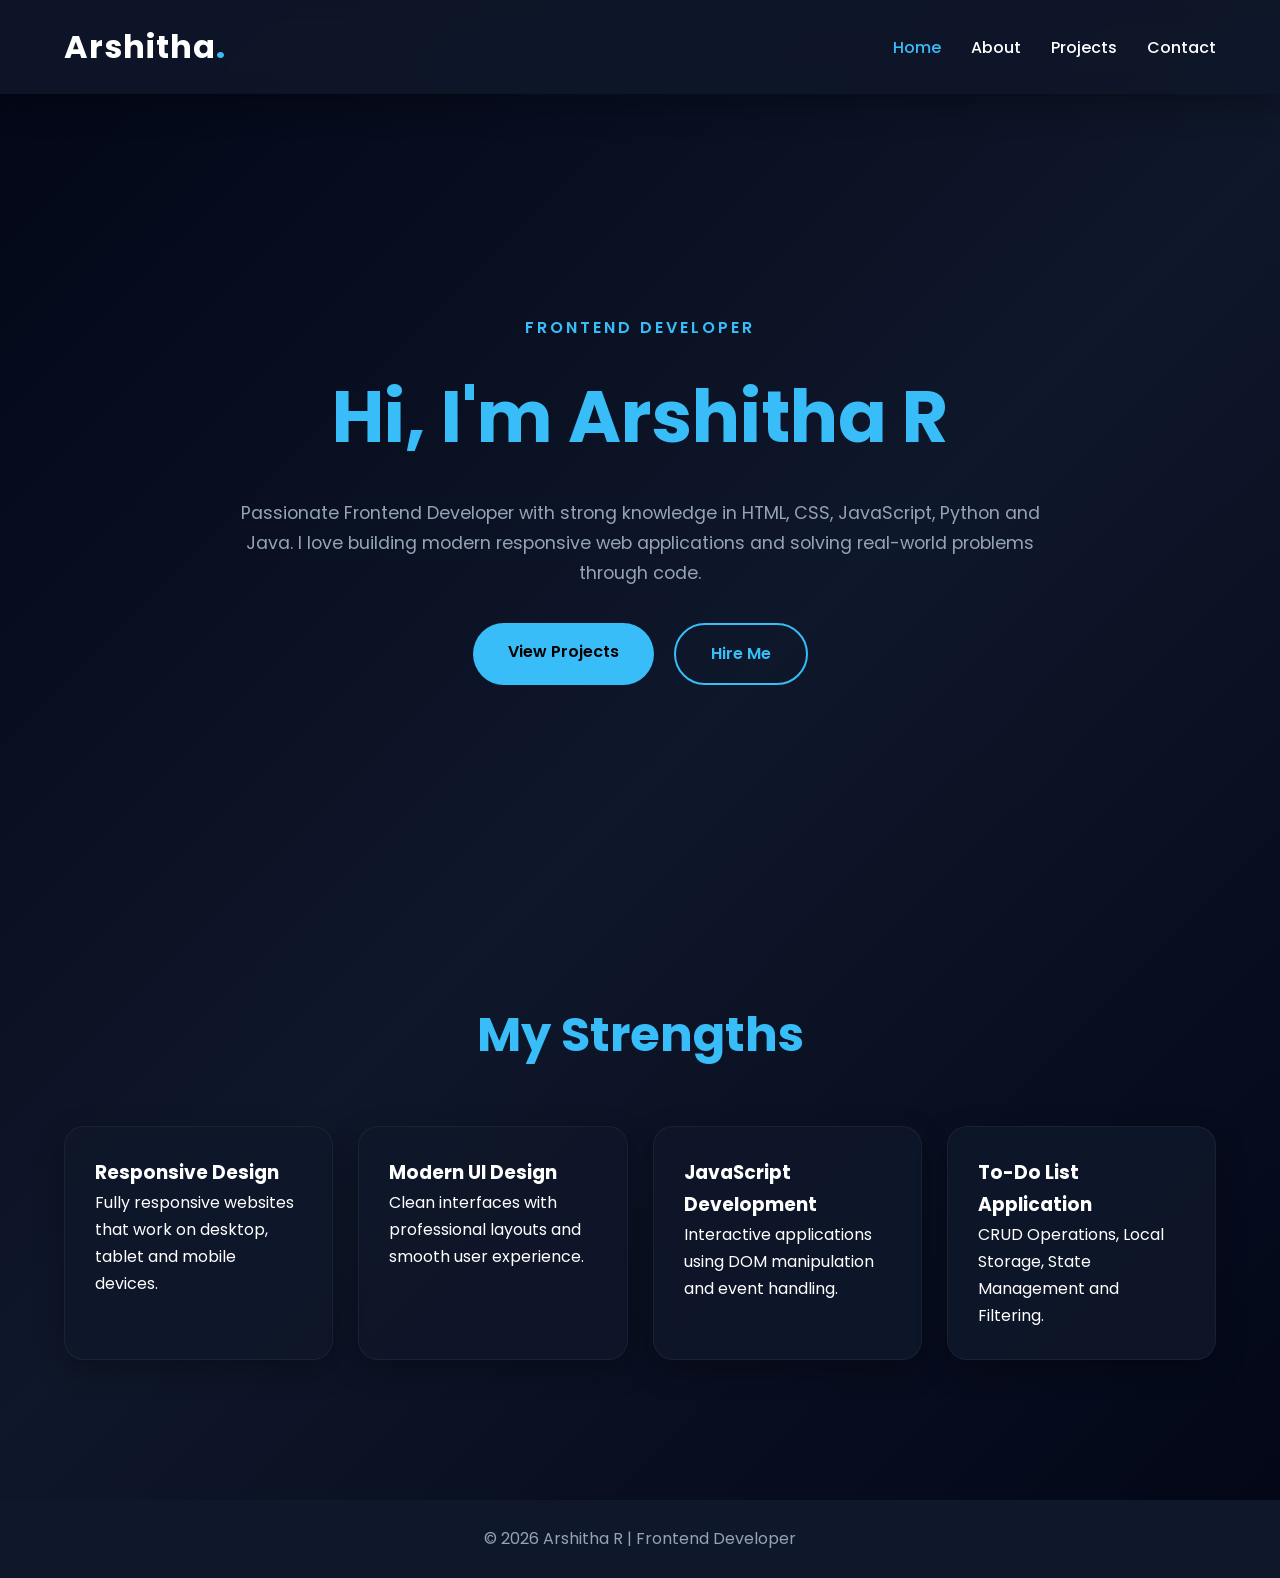
<file: index.html>
<!DOCTYPE html>
<html lang="en">

<head>
<meta charset="UTF-8">
<meta name="viewport" content="width=device-width, initial-scale=1.0">

<title>Arshitha R | Frontend Developer</title>

<link rel="stylesheet" href="style.css">

</head>

<body>

<header>

<nav>

<h1 class="logo">
Arshitha<span>.</span>
</h1>

<ul>

<li><a href="index.html">Home</a></li>

<li><a href="about.html">About</a></li>

<li><a href="projects.html">Projects</a></li>

<li><a href="contact.html">Contact</a></li>

</ul>

</nav>

</header>

<section class="hero">

<div class="hero-content">

<p class="intro">
FRONTEND DEVELOPER
</p>

<h2>
Hi, I'm <span>Arshitha R</span>
</h2>

<p class="hero-description">

Passionate Frontend Developer with strong
knowledge in HTML, CSS, JavaScript,
Python and Java.

I love building modern responsive
web applications and solving
real-world problems through code.

</p>

<div class="hero-buttons">

<a href="projects.html" class="btn">
View Projects
</a>

<a href="contact.html" class="btn-outline">
Hire Me
</a>

</div>

</div>

</section>

<section class="highlights">

<h2>My Strengths</h2>

<div class="highlight-grid">

<div class="highlight-card">
<h3>Responsive Design</h3>
<p>
Fully responsive websites that work
on desktop, tablet and mobile devices.
</p>
</div>

<div class="highlight-card">
<h3>Modern UI Design</h3>
<p>
Clean interfaces with professional
layouts and smooth user experience.
</p>
</div>

<div class="highlight-card">
<h3>JavaScript Development</h3>
<p>
Interactive applications using DOM
manipulation and event handling.
</p>
</div>

<div class="highlight-card">
<h3>To-Do List Application</h3>
<p>
CRUD Operations, Local Storage,
State Management and Filtering.
</p>
</div>

</div>

</section>

<footer>

<p>
© 2026 Arshitha R | Frontend Developer
</p>

</footer>

<script src="script.js"></script>

</body>
</html>
</file>
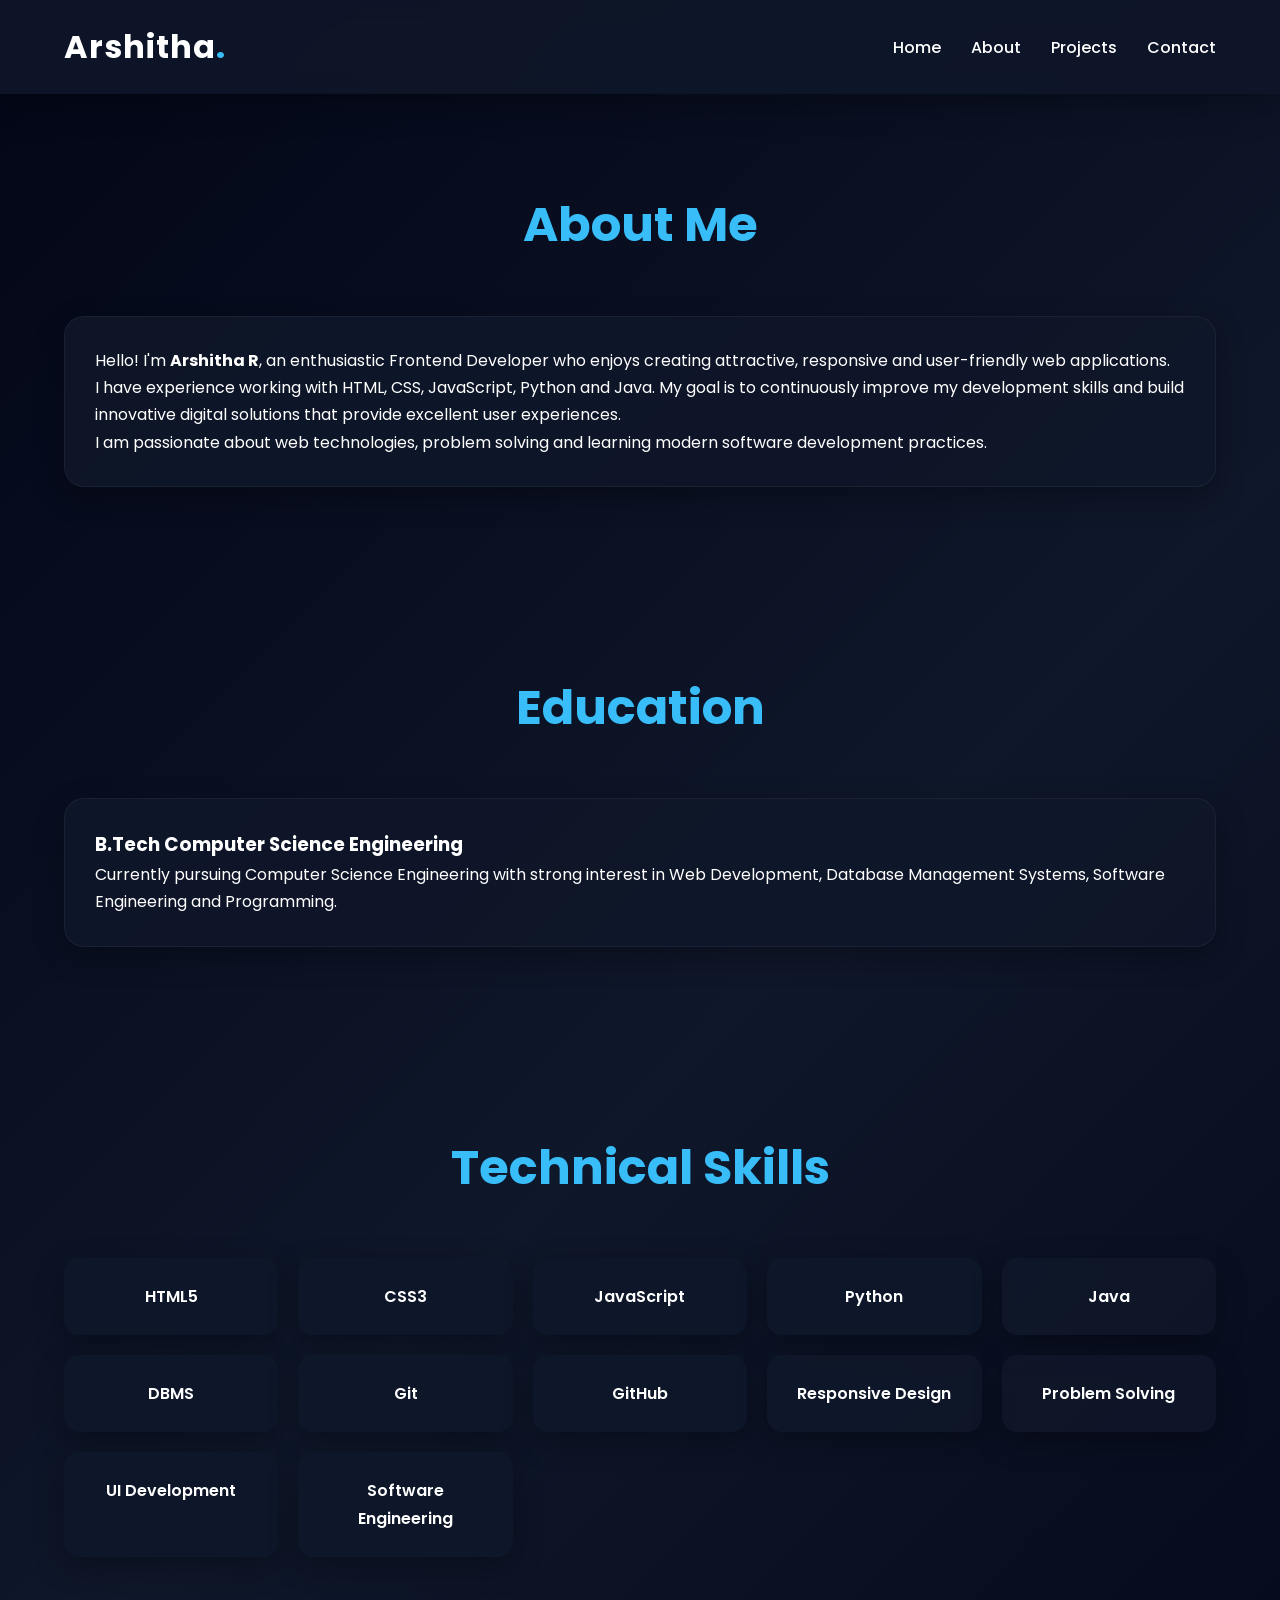
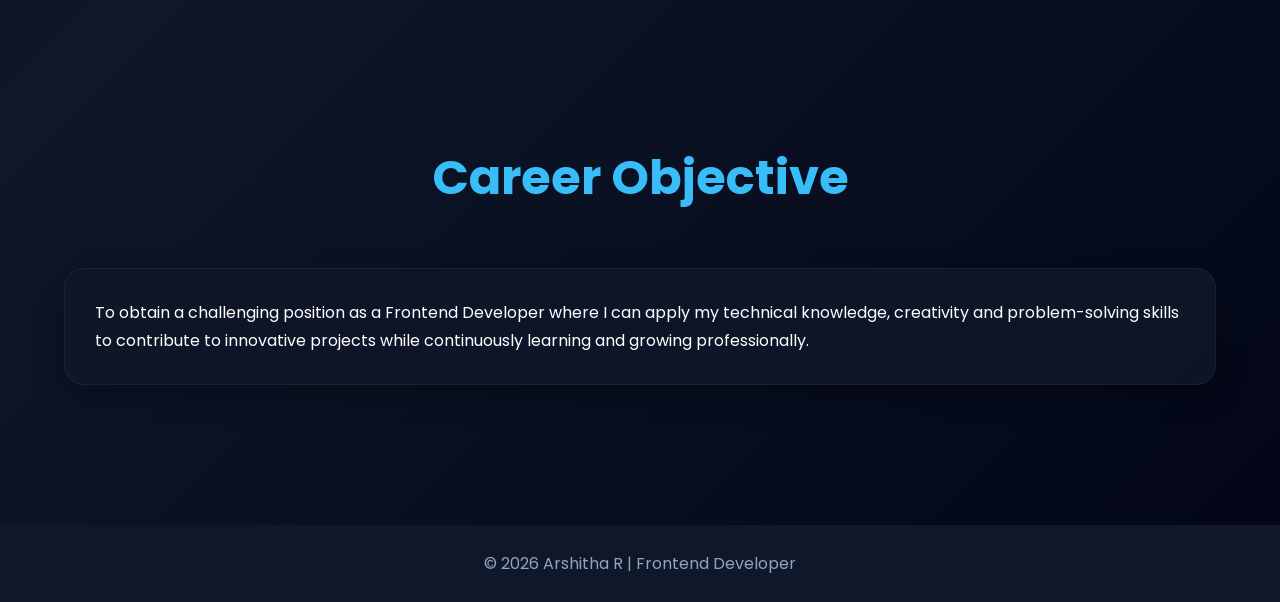
<file: about.html>
<!DOCTYPE html>
<html lang="en">

<head>

<meta charset="UTF-8">
<meta name="viewport" content="width=device-width, initial-scale=1.0">

<title>About | Arshitha R</title>

<link rel="stylesheet" href="style.css">

</head>

<body>

<header>

<nav>

<h1 class="logo">
Arshitha<span>.</span>
</h1>

<ul>

<li><a href="index.html">Home</a></li>

<li><a href="about.html">About</a></li>

<li><a href="projects.html">Projects</a></li>

<li><a href="contact.html">Contact</a></li>

</ul>

</nav>

</header>

<section class="about-section">

<h2>About Me</h2>

<div class="about-card">

<p>

Hello! I'm <strong>Arshitha R</strong>,
an enthusiastic Frontend Developer who enjoys
creating attractive, responsive and user-friendly
web applications.

</p>

<p>

I have experience working with HTML, CSS,
JavaScript, Python and Java. My goal is to
continuously improve my development skills and
build innovative digital solutions that provide
excellent user experiences.

</p>

<p>

I am passionate about web technologies,
problem solving and learning modern software
development practices.

</p>

</div>

</section>

<section class="education-section">

<h2>Education</h2>

<div class="education-card">

<h3>B.Tech Computer Science Engineering</h3>

<p>

Currently pursuing Computer Science Engineering
with strong interest in Web Development,
Database Management Systems, Software
Engineering and Programming.

</p>

</div>

</section>

<section class="skills-section">

<h2>Technical Skills</h2>

<div class="skills-grid">

<div class="skill-box">HTML5</div>

<div class="skill-box">CSS3</div>

<div class="skill-box">JavaScript</div>

<div class="skill-box">Python</div>

<div class="skill-box">Java</div>

<div class="skill-box">DBMS</div>

<div class="skill-box">Git</div>

<div class="skill-box">GitHub</div>

<div class="skill-box">Responsive Design</div>

<div class="skill-box">Problem Solving</div>

<div class="skill-box">UI Development</div>

<div class="skill-box">Software Engineering</div>

</div>

</section>

<section class="education-section">

<h2>Career Objective</h2>

<div class="education-card">

<p>

To obtain a challenging position as a Frontend
Developer where I can apply my technical
knowledge, creativity and problem-solving skills
to contribute to innovative projects while
continuously learning and growing professionally.

</p>

</div>

</section>

<footer>

<p>
© 2026 Arshitha R | Frontend Developer
</p>

</footer>

</body>

</html>
</file>
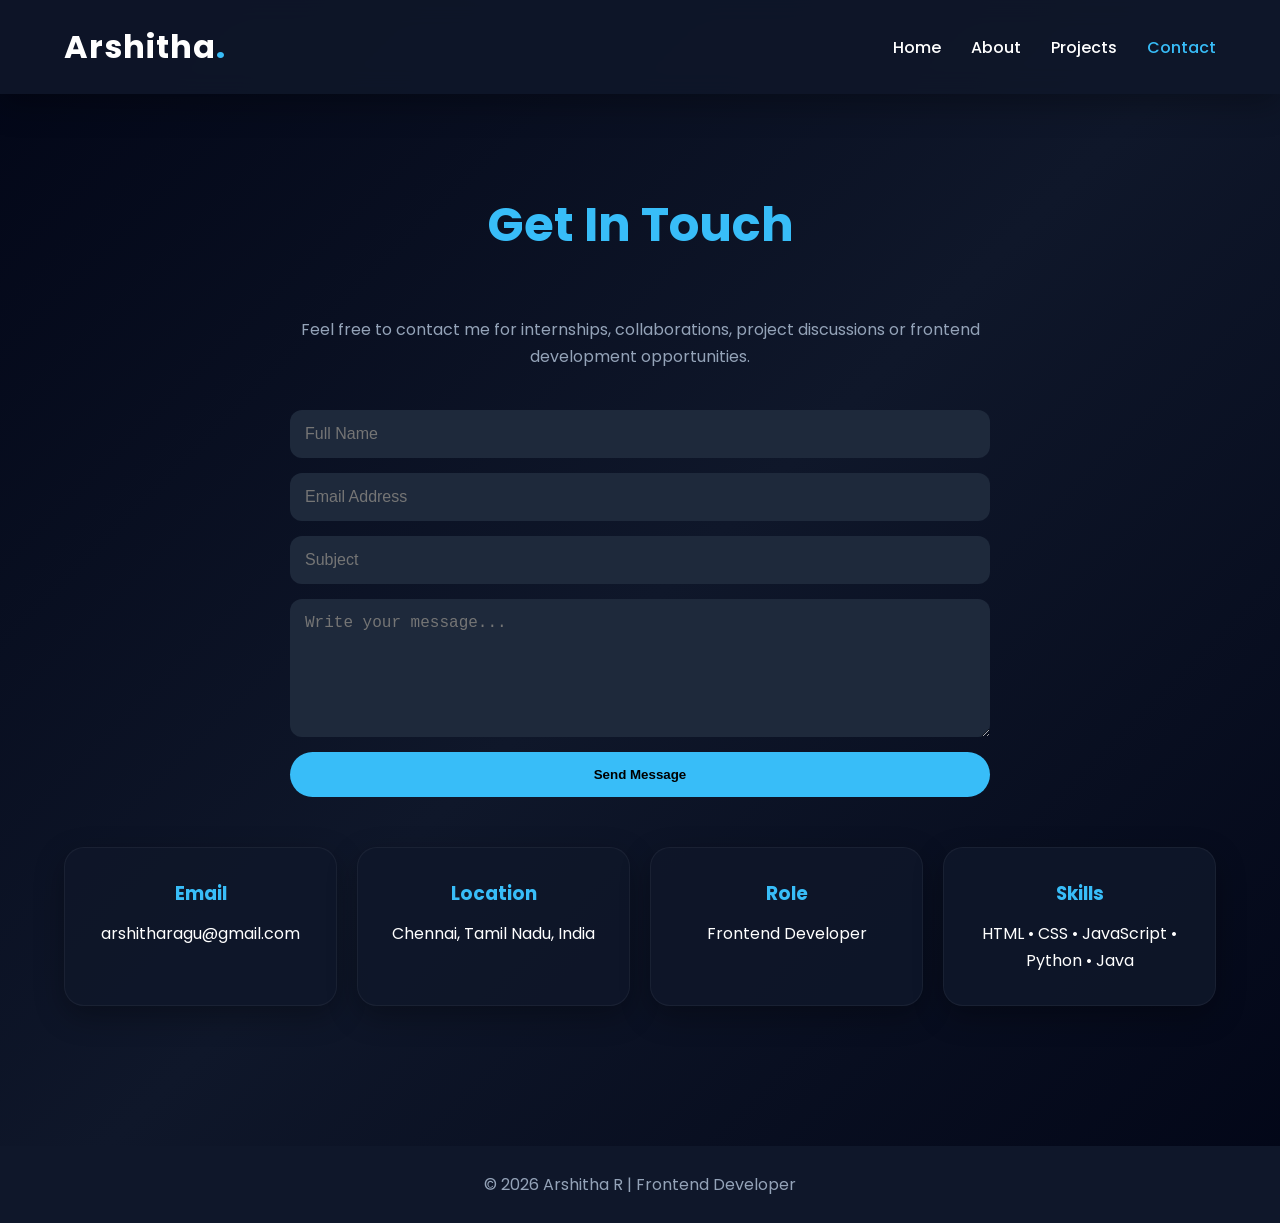
<file: contact.html>
<!DOCTYPE html>
<html lang="en">

<head>

<meta charset="UTF-8">
<meta name="viewport" content="width=device-width, initial-scale=1.0">

<title>Contact | Arshitha R</title>

<link rel="stylesheet" href="style.css">

</head>

<body>

<header>

<nav>

<h1 class="logo">
Arshitha<span>.</span>
</h1>

<ul>

<li><a href="index.html">Home</a></li>

<li><a href="about.html">About</a></li>

<li><a href="projects.html">Projects</a></li>

<li><a href="contact.html">Contact</a></li>

</ul>

</nav>

</header>

<section class="contact-section">

<h2>Get In Touch</h2>

<p class="contact-subtitle">

Feel free to contact me for internships,
collaborations, project discussions or
frontend development opportunities.

</p>

<form class="contact-form" id="contactForm">

<input
type="text"
placeholder="Full Name"
required
>

<input
type="email"
placeholder="Email Address"
required
>

<input
type="text"
placeholder="Subject"
required
>

<textarea
rows="6"
placeholder="Write your message..."
required
></textarea>

<button type="submit">

Send Message

</button>

</form>

<div class="contact-info">

<div class="contact-card">

<h3>Email</h3>

<p>
arshitharagu@gmail.com
</p>

</div>

<div class="contact-card">

<h3>Location</h3>

<p>
Chennai, Tamil Nadu, India
</p>

</div>

<div class="contact-card">

<h3>Role</h3>

<p>
Frontend Developer
</p>

</div>

<div class="contact-card">

<h3>Skills</h3>

<p>
HTML • CSS • JavaScript • Python • Java
</p>

</div>

</div>

</section>

<footer>

<p>
© 2026 Arshitha R | Frontend Developer
</p>

</footer>

<script src="script.js"></script>

</body>

</html>
</file>
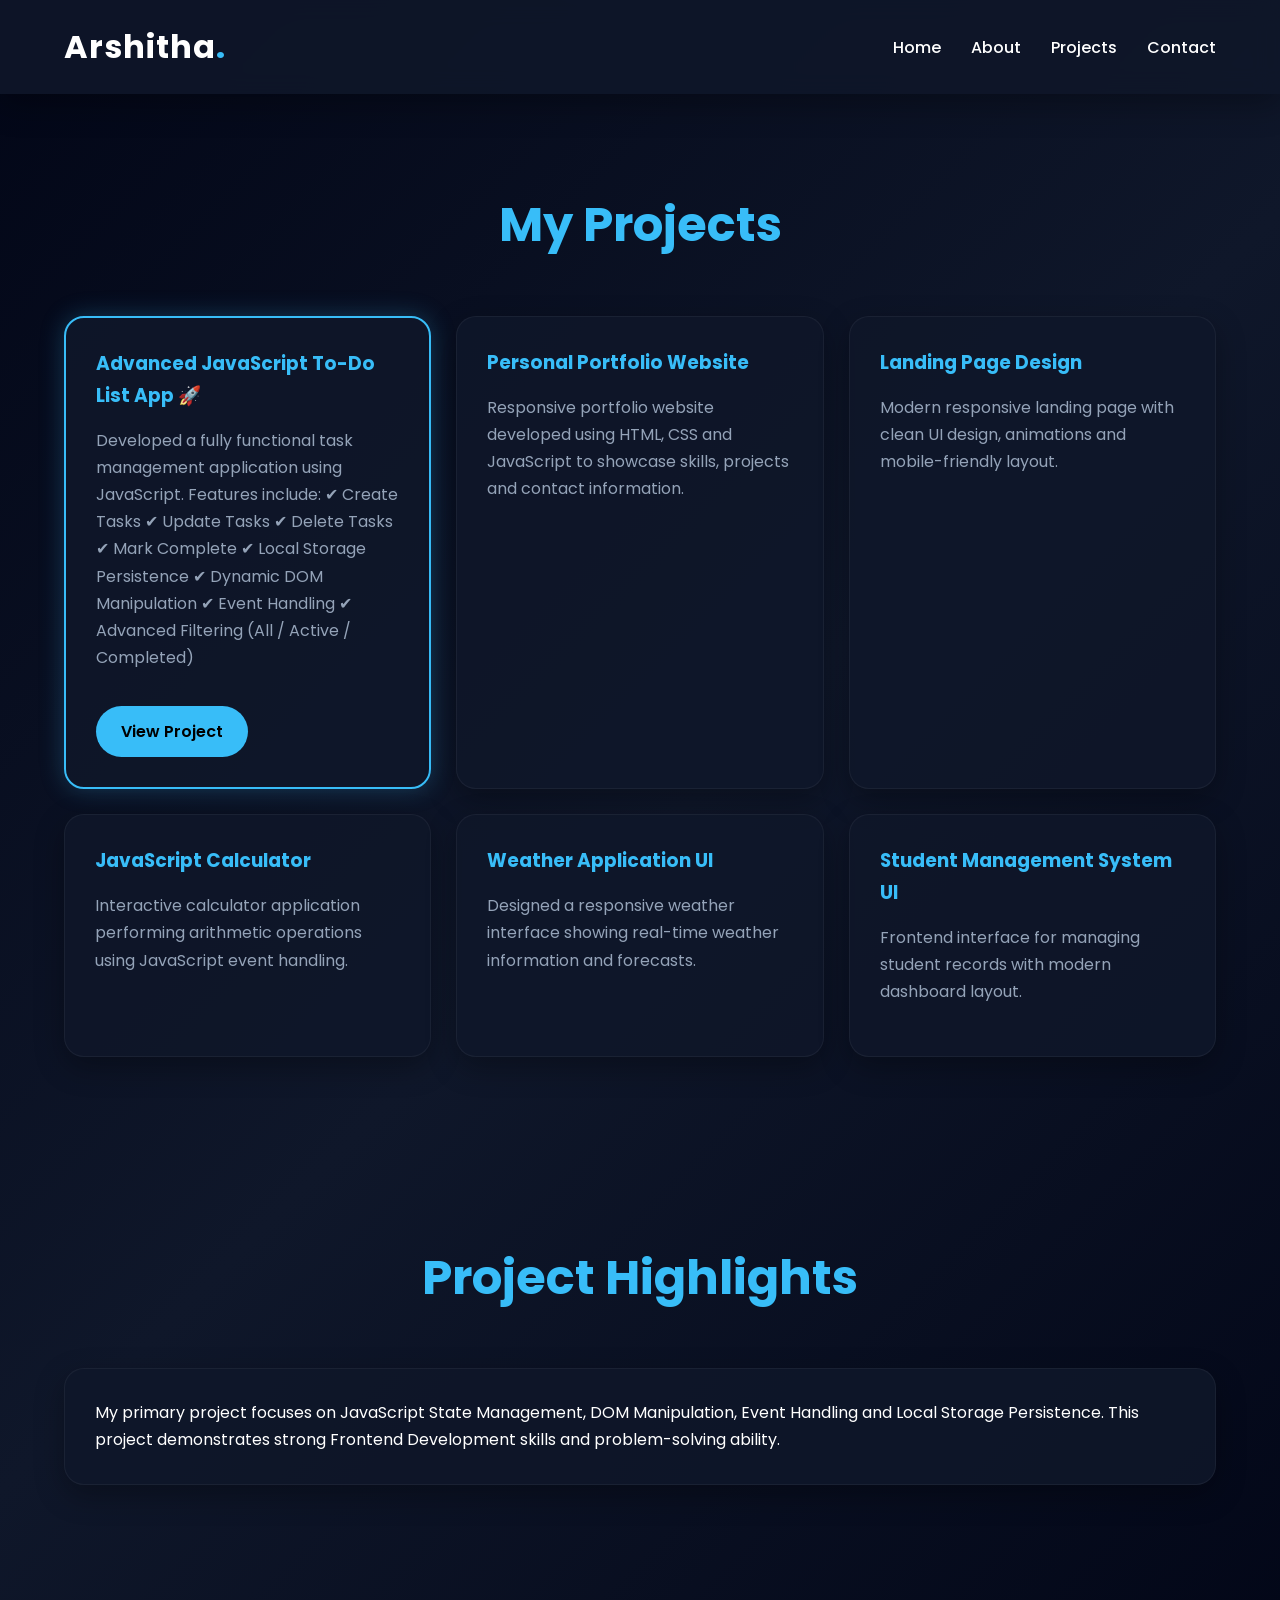
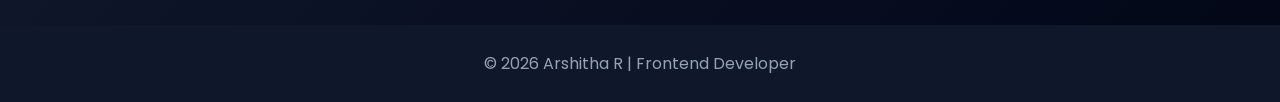
<file: projects.html>
<!DOCTYPE html>
<html lang="en">

<head>

<meta charset="UTF-8">
<meta name="viewport" content="width=device-width, initial-scale=1.0">

<title>Projects | Arshitha R</title>

<link rel="stylesheet" href="style.css">

</head>

<body>

<header>

<nav>

<h1 class="logo">
Arshitha<span>.</span>
</h1>

<ul>

<li><a href="index.html">Home</a></li>

<li><a href="about.html">About</a></li>

<li><a href="projects.html">Projects</a></li>

<li><a href="contact.html">Contact</a></li>

</ul>

</nav>

</header>

<section class="projects-section">

<h2>My Projects</h2>

<div class="projects-grid">

<!-- MAIN PROJECT -->

<div class="project-card featured">

<h3>Advanced JavaScript To-Do List App 🚀</h3>

<p>

Developed a fully functional task management
application using JavaScript.

Features include:

✔ Create Tasks

✔ Update Tasks

✔ Delete Tasks

✔ Mark Complete

✔ Local Storage Persistence

✔ Dynamic DOM Manipulation

✔ Event Handling

✔ Advanced Filtering
(All / Active / Completed)

</p>

<a href="todo.html" class="project-btn">
View Project
</a>

</div>

<!-- PROJECT 2 -->

<div class="project-card">

<h3>Personal Portfolio Website</h3>

<p>

Responsive portfolio website developed
using HTML, CSS and JavaScript to showcase
skills, projects and contact information.

</p>

</div>

<!-- PROJECT 3 -->

<div class="project-card">

<h3>Landing Page Design</h3>

<p>

Modern responsive landing page with
clean UI design, animations and
mobile-friendly layout.

</p>

</div>

<!-- PROJECT 4 -->

<div class="project-card">

<h3>JavaScript Calculator</h3>

<p>

Interactive calculator application
performing arithmetic operations using
JavaScript event handling.

</p>

</div>

<!-- PROJECT 5 -->

<div class="project-card">

<h3>Weather Application UI</h3>

<p>

Designed a responsive weather interface
showing real-time weather information
and forecasts.

</p>

</div>

<!-- PROJECT 6 -->

<div class="project-card">

<h3>Student Management System UI</h3>

<p>

Frontend interface for managing student
records with modern dashboard layout.

</p>

</div>

</div>

</section>

<section class="education-section">

<h2>Project Highlights</h2>

<div class="education-card">

<p>

My primary project focuses on JavaScript
State Management, DOM Manipulation,
Event Handling and Local Storage
Persistence.

This project demonstrates strong
Frontend Development skills and
problem-solving ability.

</p>

</div>

</section>

<footer>

<p>
© 2026 Arshitha R | Frontend Developer
</p>

</footer>

</body>

</html>
</file>
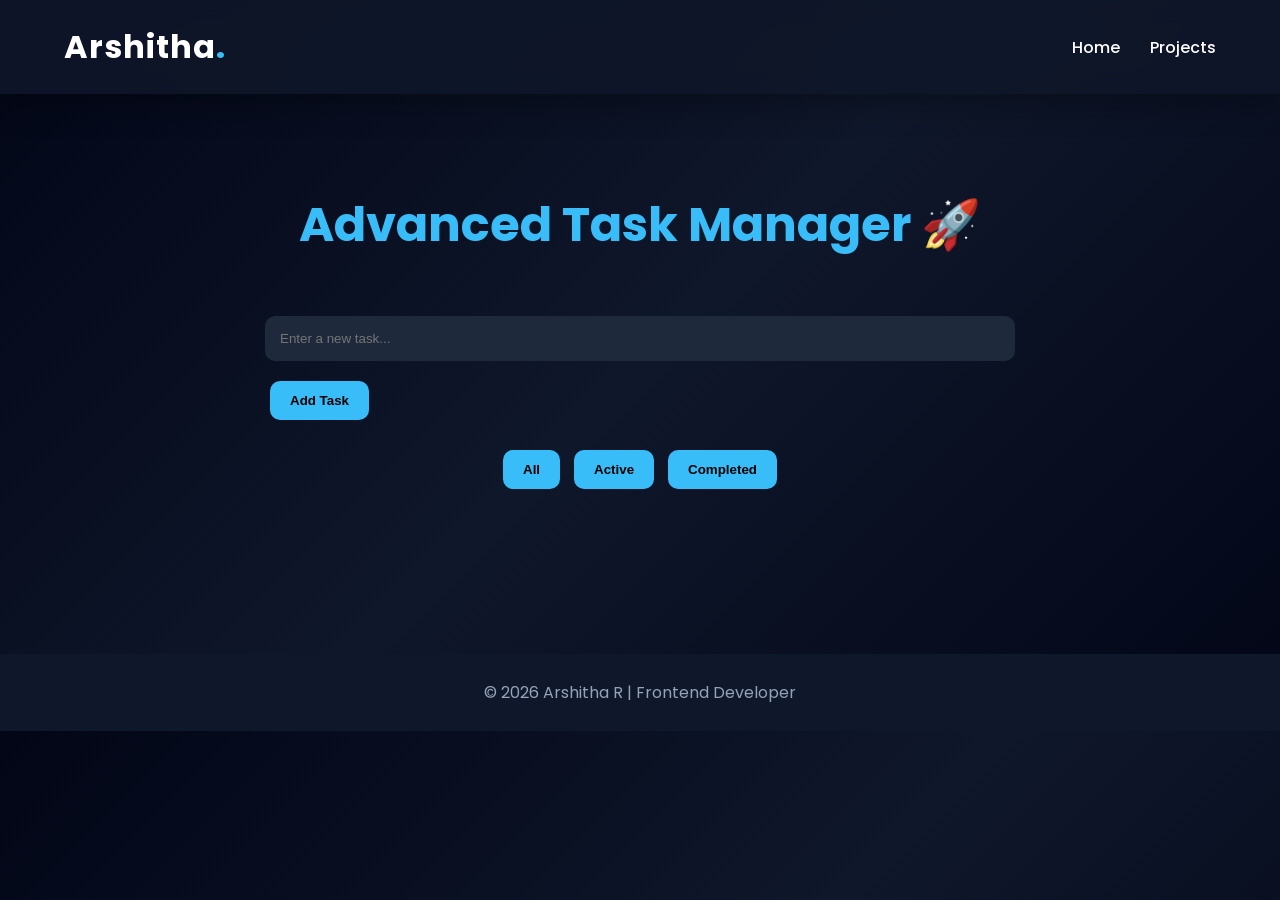
<file: todo.html>
<!DOCTYPE html>
<html lang="en">

<head>

<meta charset="UTF-8">
<meta name="viewport" content="width=device-width, initial-scale=1.0">

<title>Advanced To-Do App | Arshitha R</title>

<link rel="stylesheet" href="style.css">

</head>

<body>

<header>

<nav>

<h1 class="logo">
Arshitha<span>.</span>
</h1>

<ul>

<li><a href="index.html">Home</a></li>

<li><a href="projects.html">Projects</a></li>

</ul>

</nav>

</header>

<section class="todo-section">

<h2>Advanced Task Manager 🚀</h2>

<div class="todo-container">

<input
type="text"
id="taskInput"
placeholder="Enter a new task..."
>

<button onclick="addTask()">
Add Task
</button>

<div class="filters">

<button onclick="filterTasks('all')">
All
</button>

<button onclick="filterTasks('active')">
Active
</button>

<button onclick="filterTasks('completed')">
Completed
</button>

</div>

<ul id="taskList">

</ul>

</div>

</section>

<footer>

<p>
© 2026 Arshitha R | Frontend Developer
</p>

</footer>

<script src="todo.js"></script>

</body>

</html>
</file>
<file: style.css>
@import url('https://fonts.googleapis.com/css2?family=Poppins:wght@300;400;500;600;700;800&display=swap');

:root{

--bg:#020617;
--card:#0f172a;
--card-hover:#1e293b;

--primary:#38bdf8;
--secondary:#0ea5e9;

--text:#ffffff;
--light:#94a3b8;

--shadow:0 10px 30px rgba(0,0,0,.3);

}

*{
margin:0;
padding:0;
box-sizing:border-box;
}

html{
scroll-behavior:smooth;
}

body{

font-family:'Poppins',sans-serif;

background:linear-gradient(
135deg,
#020617,
#0f172a,
#020617
);

color:white;

line-height:1.7;

overflow-x:hidden;

}

a{
text-decoration:none;
}

ul{
list-style:none;
}

/* =======================
HEADER
======================= */

header{

position:sticky;

top:0;

z-index:1000;

backdrop-filter:blur(12px);

background:rgba(15,23,42,.9);

box-shadow:var(--shadow);

}

nav{

width:90%;

max-width:1200px;

margin:auto;

display:flex;

justify-content:space-between;

align-items:center;

padding:20px 0;

}

.logo{

font-size:2rem;

font-weight:700;

letter-spacing:1px;

}

.logo span{

color:var(--primary);

}

nav ul{

display:flex;

gap:30px;

}

nav ul li a{

color:white;

font-weight:500;

transition:.3s;

position:relative;

}

nav ul li a:hover{

color:var(--primary);

}

nav ul li a::after{

content:"";

position:absolute;

left:0;

bottom:-5px;

width:0;

height:2px;

background:var(--primary);

transition:.3s;

}

nav ul li a:hover::after{

width:100%;

}

/* =======================
HERO SECTION
======================= */

.hero{

min-height:90vh;

display:flex;

justify-content:center;

align-items:center;

text-align:center;

padding:40px;

}

.hero-content{

max-width:850px;

animation:fadeIn 1.2s ease;

}

.intro{

color:var(--primary);

font-weight:600;

letter-spacing:3px;

margin-bottom:15px;

}

.hero h2{

font-size:4.5rem;

margin-bottom:20px;

}

.hero span{

color:var(--primary);

}

.hero-description{

font-size:1.1rem;

color:var(--light);

margin-bottom:35px;

}

.hero-buttons{

display:flex;

justify-content:center;

gap:20px;

flex-wrap:wrap;

}

.btn{

background:var(--primary);

color:black;

padding:15px 35px;

border-radius:40px;

font-weight:600;

transition:.3s;

}

.btn:hover{

transform:translateY(-5px);

box-shadow:0 0 25px rgba(56,189,248,.5);

}

.btn-outline{

border:2px solid var(--primary);

padding:15px 35px;

border-radius:40px;

color:var(--primary);

font-weight:600;

transition:.3s;

}

.btn-outline:hover{

background:var(--primary);

color:black;

}

/* =======================
COMMON SECTION
======================= */

.about-section,
.projects-section,
.skills-section,
.education-section,
.contact-section,
.highlights,
.todo-section{

width:90%;

max-width:1200px;

margin:auto;

padding:90px 0;

}

h2{

text-align:center;

font-size:3rem;

margin-bottom:50px;

color:var(--primary);

}

/* =======================
CARDS
======================= */

.about-card,
.education-card,
.project-card,
.highlight-card,
.contact-card{

background:rgba(15,23,42,.9);

border:1px solid rgba(255,255,255,.05);

padding:30px;

border-radius:20px;

box-shadow:var(--shadow);

transition:.4s;

}

.about-card:hover,
.education-card:hover,
.project-card:hover,
.highlight-card:hover,
.contact-card:hover{

transform:translateY(-10px);

background:var(--card-hover);

}
/* =======================
HIGHLIGHTS
======================= */

.highlight-grid{

display:grid;

grid-template-columns:
repeat(auto-fit,minmax(250px,1fr));

gap:25px;

}

/* =======================
SKILLS
======================= */

.skills-grid{

display:grid;

grid-template-columns:
repeat(auto-fit,minmax(200px,1fr));

gap:20px;

}

.skill-box{

background:rgba(15,23,42,.9);

padding:25px;

border-radius:15px;

text-align:center;

font-weight:600;

transition:.3s;

box-shadow:var(--shadow);

}

.skill-box:hover{

transform:translateY(-10px);

background:var(--primary);

color:black;

}

/* =======================
PROJECTS
======================= */

.projects-grid{

display:grid;

grid-template-columns:
repeat(auto-fit,minmax(320px,1fr));

gap:25px;

}

.project-card h3{

color:var(--primary);

margin-bottom:15px;

}

.project-card p{

color:var(--light);

margin-bottom:20px;

}

/* Featured Project */

.featured{

border:2px solid var(--primary);

box-shadow:
0 0 25px rgba(56,189,248,.25);

}

.project-btn{

display:inline-block;

margin-top:15px;

padding:12px 25px;

background:var(--primary);

color:black;

border-radius:30px;

font-weight:600;

transition:.3s;

}

.project-btn:hover{

transform:translateY(-5px);

}

/* =======================
CONTACT
======================= */

.contact-subtitle{

text-align:center;

color:var(--light);

max-width:700px;

margin:auto auto 40px;

}

.contact-form{

max-width:700px;

margin:auto;

display:flex;

flex-direction:column;

gap:15px;

}

.contact-form input,
.contact-form textarea{

padding:15px;

border:none;

border-radius:12px;

background:#1e293b;

color:white;

font-size:1rem;

}

.contact-form input:focus,
.contact-form textarea:focus{

outline:2px solid var(--primary);

}

.contact-form button{

padding:15px;

border:none;

border-radius:30px;

background:var(--primary);

color:black;

font-weight:600;

cursor:pointer;

transition:.3s;

}

.contact-form button:hover{

transform:translateY(-3px);

}

.contact-info{

margin-top:50px;

display:grid;

grid-template-columns:
repeat(auto-fit,minmax(250px,1fr));

gap:20px;

}

.contact-card{

text-align:center;

}

.contact-card h3{

color:var(--primary);

margin-bottom:10px;

}

/* =======================
TODO APP
======================= */

.todo-container{

max-width:750px;

margin:auto;

}

.todo-container input{

width:100%;

padding:15px;

border:none;

border-radius:10px;

background:#1e293b;

color:white;

margin-bottom:15px;

}

.todo-container button{

padding:12px 20px;

border:none;

border-radius:10px;

background:var(--primary);

color:black;

cursor:pointer;

font-weight:600;

margin:5px;

}

.filters{

text-align:center;

margin:20px 0;

}

#taskList{

list-style:none;

margin-top:20px;

}

#taskList li{

display:flex;

justify-content:space-between;

align-items:center;

padding:15px;

margin-bottom:10px;

background:#0f172a;

border-radius:10px;

transition:.3s;

}

#taskList li:hover{

transform:translateX(5px);

}

.completed span{

text-decoration:line-through;

opacity:.6;

}

/* =======================
FOOTER
======================= */

footer{

background:#0f172a;

text-align:center;

padding:25px;

margin-top:50px;

color:var(--light);

}

/* =======================
ANIMATIONS
======================= */

@keyframes fadeIn{

from{

opacity:0;

transform:translateY(30px);

}

to{

opacity:1;

transform:translateY(0);

}

}

/* =======================
RESPONSIVE
======================= */

@media(max-width:768px){

nav{

flex-direction:column;

gap:20px;

}

nav ul{

flex-wrap:wrap;

justify-content:center;

}

.hero h2{

font-size:2.8rem;

}

h2{

font-size:2.2rem;

}

.hero-description{

font-size:1rem;

}

}

@media(max-width:500px){

.hero h2{

font-size:2rem;

}

.btn,
.btn-outline{

width:100%;

text-align:center;

}

.contact-info{

grid-template-columns:1fr;

}

}
</file>
